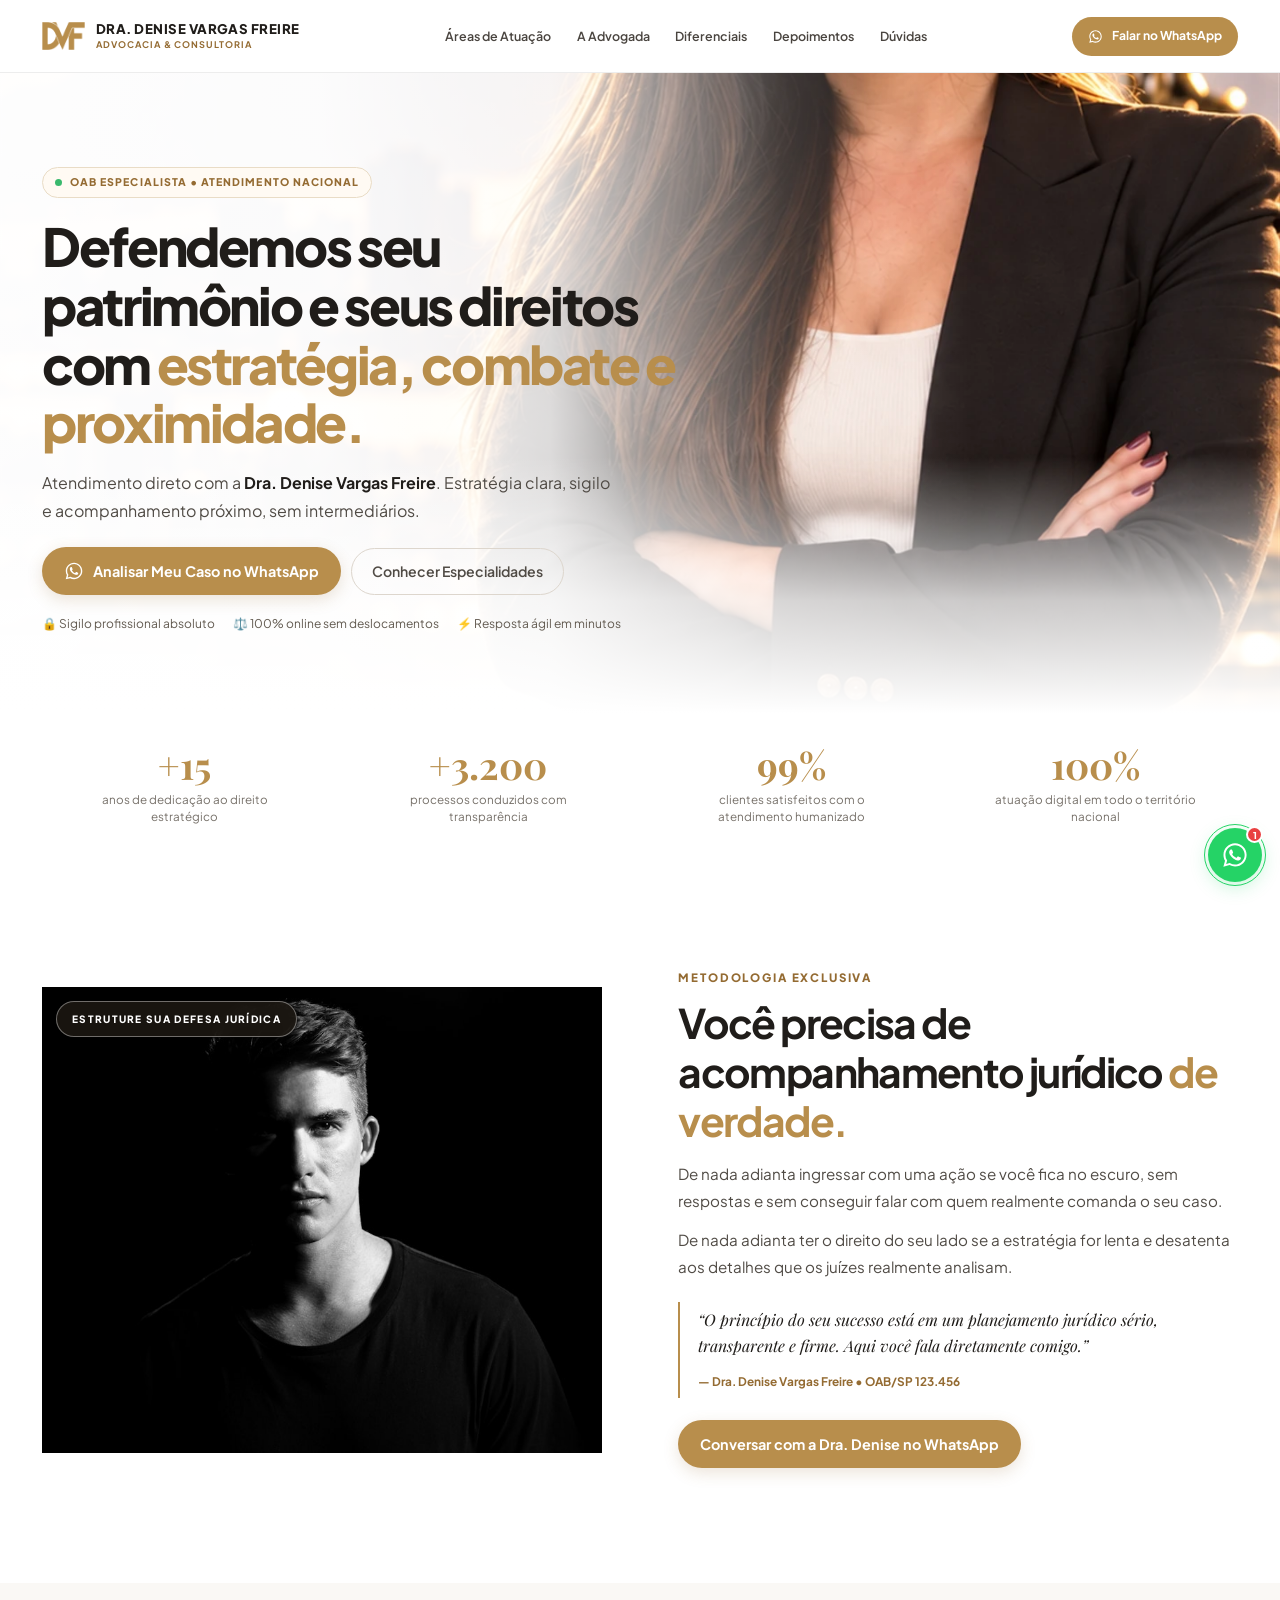
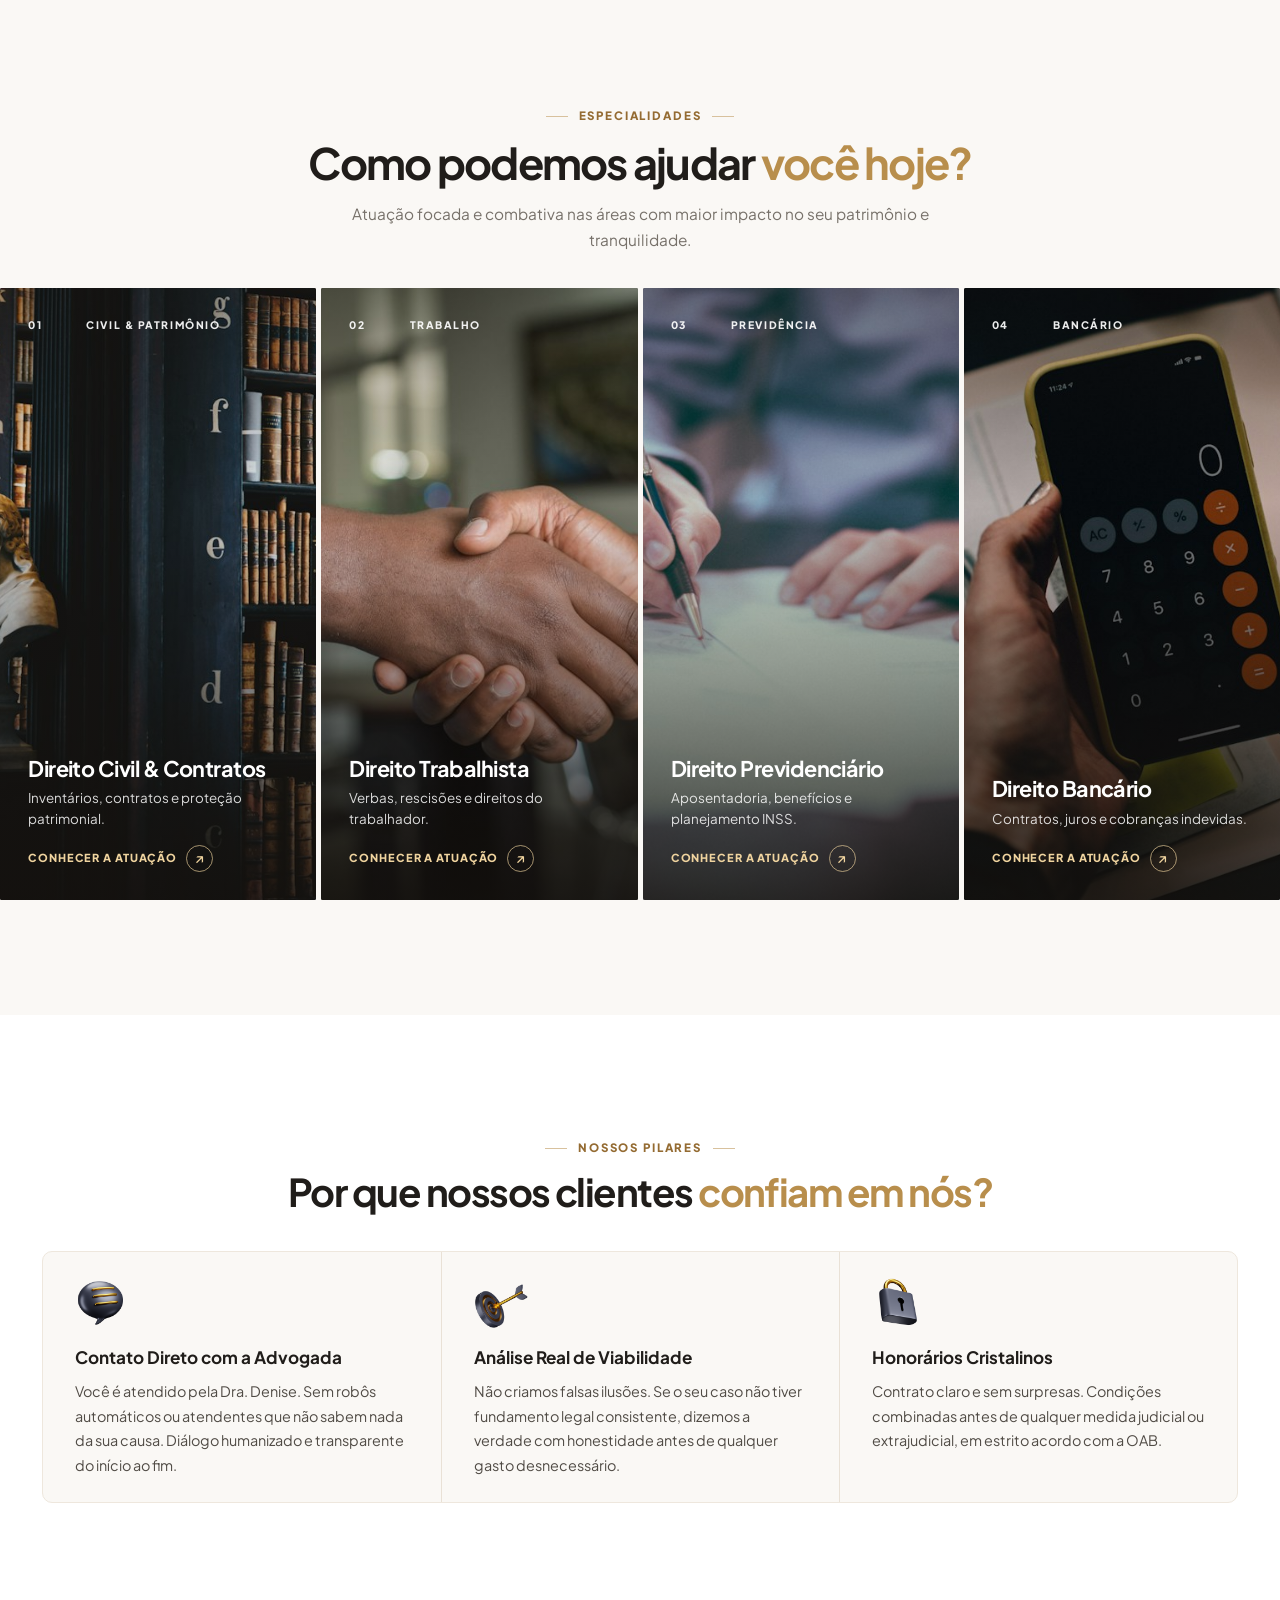
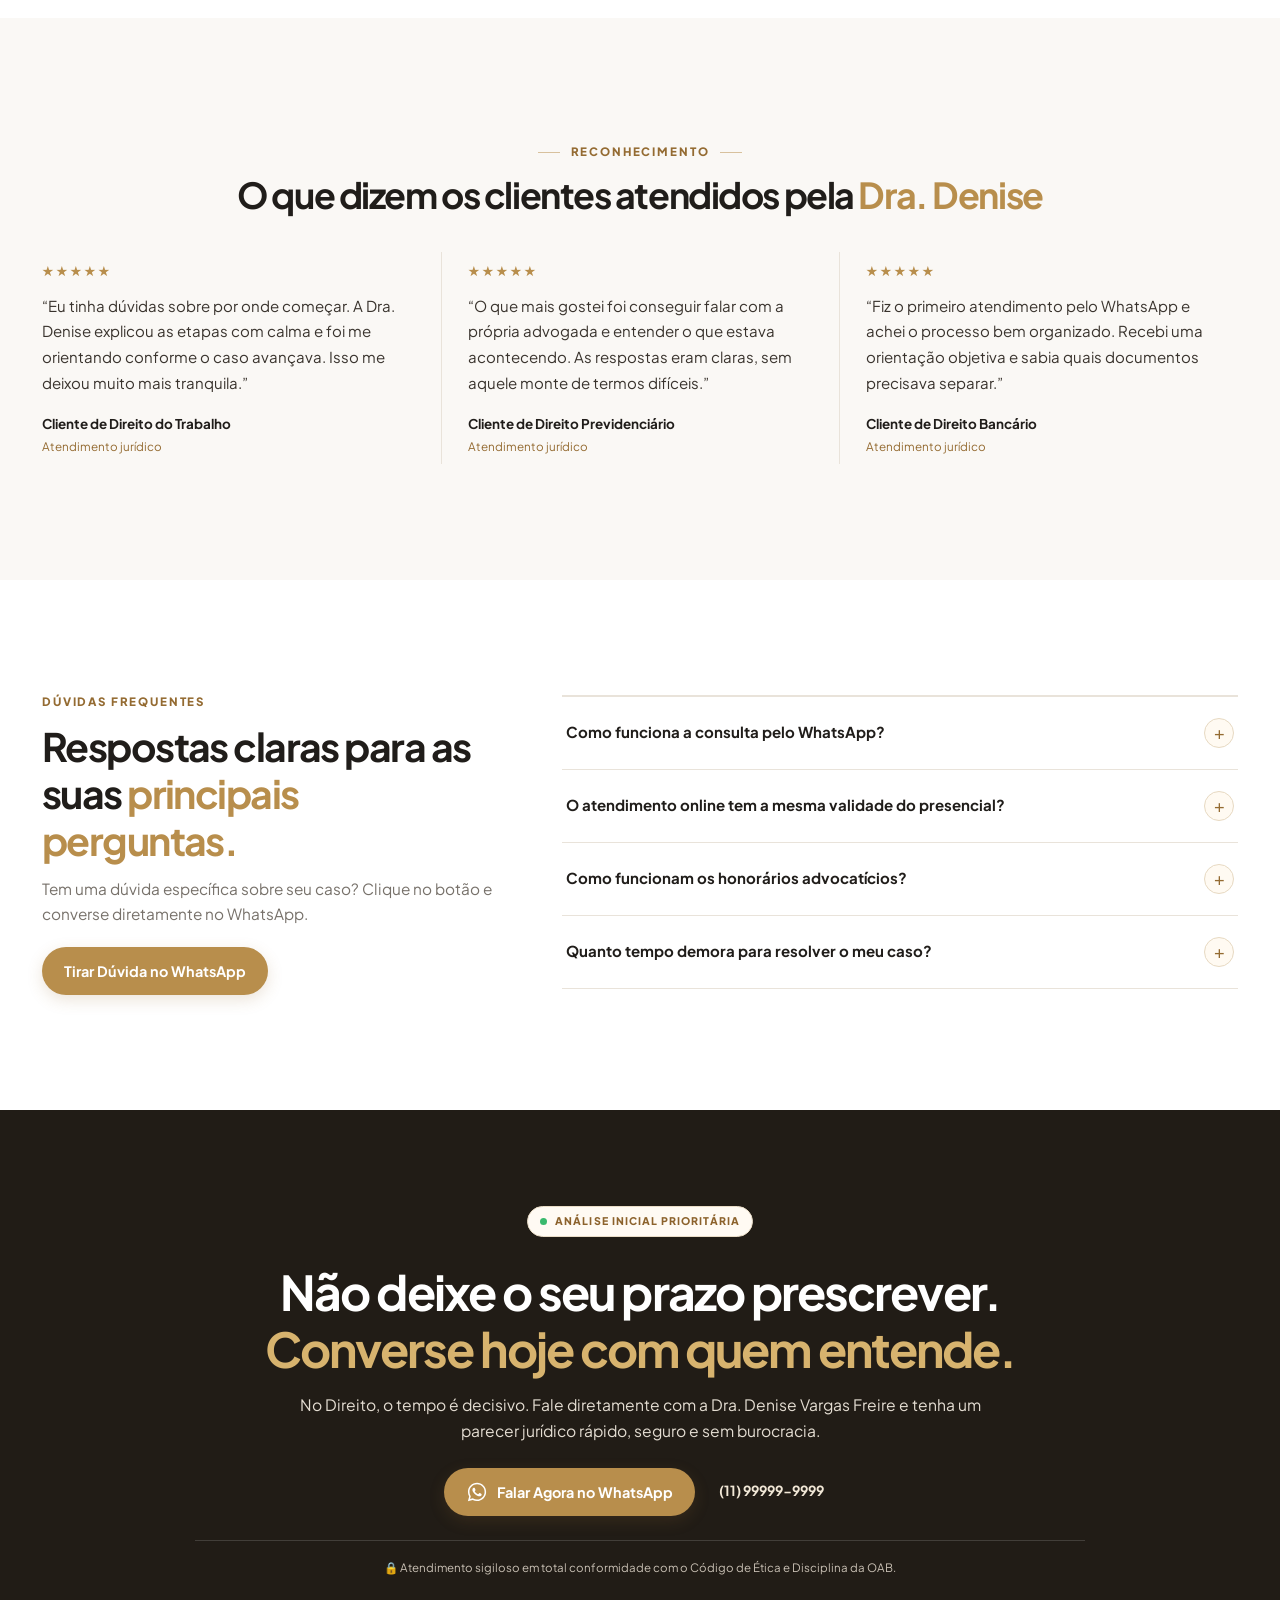
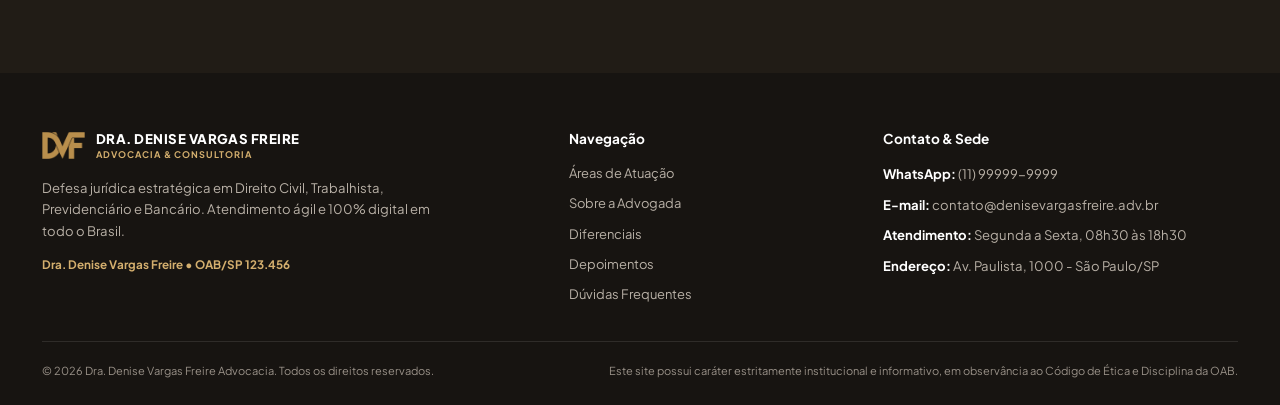
<file: preset-advogado/index.html>
<!DOCTYPE html>
<html lang="pt-BR">
<head>
  <meta charset="UTF-8">
  <meta name="viewport" content="width=device-width, initial-scale=1, viewport-fit=cover">

  <!-- [CONFIG CLIENTE] SEO & Marca -->
  <title>Dra. Denise Vargas Freire | Advocacia & Consultoria Estratégica</title>
  <meta name="description" content="Defesa jurídica estratégica, transparente e resolutiva. Atendimento direto com a advogada especialista para todo o Brasil. Fale no WhatsApp.">
  <meta name="theme-color" content="#120F0C">
  <meta name="robots" content="index, follow">

  <!-- Open Graph -->
  <meta property="og:type" content="website">
  <meta property="og:title" content="Dra. Denise Vargas Freire | Advocacia Estratégica">
  <meta property="og:description" content="Defesa jurídica de alto padrão. Atendimento humanizado direto com a advogada.">
  <meta property="og:locale" content="pt_BR">
  <meta property="og:image" content="assets/img/denise-desktop.webp">

  <!-- Tipografia Editorial: Playfair Display + Plus Jakarta Sans -->
  <link rel="preconnect" href="https://fonts.googleapis.com">
  <link rel="preconnect" href="https://fonts.gstatic.com" crossorigin>
  <link href="https://fonts.googleapis.com/css2?family=Playfair+Display:ital,wght@0,600;0,700;0,800;1,600&family=Plus+Jakarta+Sans:wght@400;500;600;700;800&display=swap" rel="stylesheet">

  <link rel="stylesheet" href="css/style.css">

  <!-- Schema.org LegalService -->
  <script type="application/ld+json">
  {
    "@context": "https://schema.org",
    "@type": "LegalService",
    "name": "Dra. Denise Vargas Freire Advocacia",
    "description": "Advocacia e Consultoria Jurídica Estratégica.",
    "telephone": "+55-11-99999-9999",
    "priceRange": "$$",
    "address": {
      "@type": "PostalAddress",
      "addressLocality": "São Paulo",
      "addressRegion": "SP",
      "addressCountry": "BR"
    }
  }
  </script>
</head>
<body>

  <!-- ========== 1. CABEÇALHO ELEGANTE (TRANSPARENTE NO TOPO, ESCURO/VIDRO NO SCROLL) ========== -->
  <header class="site-header" data-header>
    <div class="container header__inner">
      <a class="brand" href="#topo" aria-label="Início">
        <img src="assets/img/logo-denise-gold.png" alt="DVF Advocacia" class="brand__logo-img">
        <div class="brand__text">
          <b>DRA. DENISE VARGAS FREIRE</b>
          <small>ADVOCACIA & CONSULTORIA</small>
        </div>
      </a>

      <nav class="nav-desktop" aria-label="Navegação Principal">
        <a href="#atuacao">Áreas de Atuação</a>
        <a href="#sobre">A Advogada</a>
        <a href="#diferenciais">Diferenciais</a>
        <a href="#depoimentos">Depoimentos</a>
        <a href="#faq">Dúvidas</a>
      </nav>

      <div class="header__actions">
        <!-- [CONFIG CLIENTE] WhatsApp Header -->
        <a class="btn btn--gold-header" href="https://wa.me/5511999999999?text=Ol%C3%A1%2C%20Dra.%20Denise!%20Acessei%20o%20site%20e%20gostaria%20de%20um%20atendimento%20jur%C3%ADdico." target="_blank" rel="noopener noreferrer">
          <svg width="15" height="15" viewBox="0 0 24 24" fill="currentColor"><path d="M12.04 2C6.58 2 2.13 6.45 2.13 11.91c0 1.75.46 3.45 1.32 4.95L2.05 22l5.25-1.38c1.45.79 3.08 1.21 4.74 1.21 5.46 0 9.91-4.45 9.91-9.91S17.5 2 12.04 2m0 1.67c4.54 0 8.24 3.7 8.24 8.24 0 4.54-3.7 8.24-8.24 8.24-1.48 0-2.93-.39-4.19-1.15l-.3-.17-3.12.82.83-3.04-.2-.32a8.19 8.19 0 0 1-1.26-4.38c0-4.54 3.7-8.24 8.24-8.24M8.53 7.33c-.16 0-.43.06-.66.31-.22.25-.87.86-.87 2.07 0 1.22.89 2.39 1 2.56.14.17 1.76 2.67 4.25 3.73.59.27 1.05.42 1.41.53.59.19 1.13.16 1.56.1.48-.07 1.46-.6 1.67-1.18.21-.58.21-1.07.15-1.18-.07-.1-.23-.16-.48-.27-.25-.14-1.47-.74-1.69-.82-.23-.08-.37-.12-.56.12-.16.25-.64.81-.78.97-.15.17-.29.19-.53.07-.26-.13-1.06-.39-2-1.23-.74-.66-1.23-1.47-1.38-1.72-.12-.24-.01-.39.11-.5.11-.11.27-.29.37-.44.13-.14.17-.25.25-.41.08-.17.04-.31-.02-.43-.06-.11-.56-1.35-.77-1.84-.2-.48-.4-.42-.56-.43-.14 0-.3-.01-.47-.01"/></svg>
          <span>Falar no WhatsApp</span>
        </a>

        <button class="menu-toggle" aria-label="Abrir menu" aria-expanded="false" data-menu-toggle>
          <span></span><span></span><span></span>
        </button>
      </div>
    </div>
  </header>

  <!-- ========== MENU MOBILE ========== -->
  <aside class="mobile-drawer" id="mobile-drawer" aria-hidden="true">
    <div class="mobile-drawer__overlay" data-menu-close></div>
    <div class="mobile-drawer__panel">
      <div class="mobile-drawer__header">
        <img src="assets/img/logo-denise-gold.png" alt="DVF" class="mobile-drawer__logo">
        <button class="mobile-drawer__close" aria-label="Fechar menu" data-menu-close>
          <svg width="24" height="24" viewBox="0 0 24 24" fill="none" stroke="currentColor" stroke-width="2"><path d="M6 6l12 12M18 6L6 18"/></svg>
        </button>
      </div>
      <nav class="mobile-drawer__nav">
        <a href="#atuacao" class="mobile-link">Áreas de Atuação</a>
        <a href="#sobre" class="mobile-link">Sobre a Dra. Denise</a>
        <a href="#diferenciais" class="mobile-link">Nossos Diferenciais</a>
        <a href="#depoimentos" class="mobile-link">Depoimentos</a>
        <a href="#faq" class="mobile-link">Dúvidas Frequentes</a>
        <a href="#contato" class="mobile-link">Contato Direto</a>
      </nav>
      <div class="mobile-drawer__footer">
        <a class="btn btn--gold-cinema btn--full" href="https://wa.me/5511999999999?text=Ol%C3%A1%2C%20Dra.%20Denise!%20Acessei%20o%20site%20e%20gostaria%20de%20atendimento." target="_blank" rel="noopener noreferrer">
          <span>Iniciar Conversa no WhatsApp</span>
        </a>
      </div>
    </div>
  </aside>

  <main id="topo">

    <!-- ========== 2. HERO CINEMATOGRÁFICA (FOTO INTEIRA NO DESKTOP & MOBILE ADAPTADO) ========== -->
    <section class="hero-cinema">
      <!-- Artes específicas do banner: desktop horizontal e mobile vertical -->
      <div class="hero-cinema__backdrop" aria-hidden="true">
        <picture>
          <source media="(max-width: 699px)" srcset="assets/img/denise-mobile.webp" type="image/webp">
          <img src="assets/img/denise-desktop.webp" alt="Dra. Denise Vargas Freire, advogada" class="hero-cinema__img" fetchpriority="high" width="2560" height="1440">
        </picture>
        <div class="hero-cinema__overlay-desktop"></div>
        <div class="hero-cinema__overlay-mobile"></div>
      </div>

      <div class="container hero-cinema__container">
        <div class="hero-cinema__copy reveal">

          <div class="badge-pill">
            <span class="badge-pill__dot"></span>
            <span>OAB ESPECIALISTA &bull; ATENDIMENTO NACIONAL</span>
          </div>

          <h1 class="hero-cinema__title">
            <span class="hero-title-desktop">Defendemos seu patrimônio e seus direitos com <span class="highlight-gold">estratégia, combate e proximidade.</span></span><span class="hero-title-mobile">Seus direitos, protegidos com <span class="highlight-gold">estratégia e proximidade.</span></span>
          </h1>

          <p class="hero-cinema__lead">
            Atendimento direto com a <strong>Dra. Denise Vargas Freire</strong>. Estratégia clara, sigilo e acompanhamento próximo, sem intermediários.
          </p>

          <div class="hero-cinema__cta">
            <a class="btn btn--gold-cinema pulse-gold" href="https://wa.me/5511999999999?text=Ol%C3%A1%2C%20Dra.%20Denise!%20Vim%20pelo%20site%20e%20gostaria%20de%20analisar%20meu%20caso." target="_blank" rel="noopener noreferrer">
              <svg width="20" height="20" viewBox="0 0 24 24" fill="currentColor"><path d="M12.04 2C6.58 2 2.13 6.45 2.13 11.91c0 1.75.46 3.45 1.32 4.95L2.05 22l5.25-1.38c1.45.79 3.08 1.21 4.74 1.21 5.46 0 9.91-4.45 9.91-9.91S17.5 2 12.04 2m0 1.67c4.54 0 8.24 3.7 8.24 8.24 0 4.54-3.7 8.24-8.24 8.24-1.48 0-2.93-.39-4.19-1.15l-.3-.17-3.12.82.83-3.04-.2-.32a8.19 8.19 0 0 1-1.26-4.38c0-4.54 3.7-8.24 8.24-8.24M8.53 7.33c-.16 0-.43.06-.66.31-.22.25-.87.86-.87 2.07 0 1.22.89 2.39 1 2.56.14.17 1.76 2.67 4.25 3.73.59.27 1.05.42 1.41.53.59.19 1.13.16 1.56.1.48-.07 1.46-.6 1.67-1.18.21-.58.21-1.07.15-1.18-.07-.1-.23-.16-.48-.27-.25-.14-1.47-.74-1.69-.82-.23-.08-.37-.12-.56.12-.16.25-.64.81-.78.97-.15.17-.29.19-.53.07-.26-.13-1.06-.39-2-1.23-.74-.66-1.23-1.47-1.38-1.72-.12-.24-.01-.39.11-.5.11-.11.27-.29.37-.44.13-.14.17-.25.25-.41.08-.17.04-.31-.02-.43-.06-.11-.56-1.35-.77-1.84-.2-.48-.4-.42-.56-.43-.14 0-.3-.01-.47-.01"/></svg>
              <span>Analisar Meu Caso no WhatsApp</span>
            </a>
            <a class="btn-ghost-cinema" href="#atuacao">
              <span>Conhecer Especialidades</span>
            </a>
          </div>

          <div class="hero-cinema__trust">
            <span>🔒 Sigilo profissional absoluto</span>
            <span>⚖️ 100% online sem deslocamentos</span>
            <span>⚡ Resposta ágil em minutos</span>
          </div>

        </div>
      </div>
    </section>

    <!-- Transição Suave da Hero para o Fundo Branco -->
    <div class="hero-seam" aria-hidden="true"></div>

    <!-- ========== 3. FAIXA DE MÉTRICAS (FUNDO BRANCO/CRISTALINO) ========== -->
    <section class="section-stats-clean" aria-label="Credenciais">
      <div class="container stats-clean__grid">
        <div class="stat-clean-item reveal">
          <b class="stat-clean-val">+15</b>
          <span class="stat-clean-lbl">anos de dedicação ao direito estratégico</span>
        </div>
        <div class="stat-clean-item reveal" style="--d:0.1s">
          <b class="stat-clean-val">+3.200</b>
          <span class="stat-clean-lbl">processos conduzidos com transparência</span>
        </div>
        <div class="stat-clean-item reveal" style="--d:0.2s">
          <b class="stat-clean-val">99%</b>
          <span class="stat-clean-lbl">clientes satisfeitos com o atendimento humanizado</span>
        </div>
        <div class="stat-clean-item reveal" style="--d:0.3s">
          <b class="stat-clean-val">100%</b>
          <span class="stat-clean-lbl">atuação digital em todo o território nacional</span>
        </div>
      </div>
    </section>

    <!-- ========== 4. BLOCO EDITORIAL (COM O CARD DA TÊMIS QUE O CLIENTE GOSTOU) ========== -->
    <section class="section section-editorial-white" id="sobre">
      <div class="container">

        <div class="editorial-white-grid reveal">

          <!-- Card de Imagem da Deusa da Justiça com Badge Flutuante -->
          <div class="editorial-image-frame">
            <img src="assets/img/legal-court.jpg" alt="Estruture sua defesa jurídica" class="editorial-frame-img">
            <div class="editorial-floating-pill">
              <span>ESTRUTURE SUA DEFESA JURÍDICA</span>
            </div>
          </div>

          <!-- Texto Editorial Sem Caixas Extras -->
          <div class="editorial-white-text">
            <span class="eyebrow-gold">METODOLOGIA EXCLUSIVA</span>
            <h2 class="editorial-title">Você precisa de acompanhamento jurídico <span class="highlight-gold">de verdade.</span></h2>

            <p class="editorial-lead-p">
              De nada adianta ingressar com uma ação se você fica no escuro, sem respostas e sem conseguir falar com quem realmente comanda o seu caso.
            </p>
            <p class="editorial-lead-p">
              De nada adianta ter o direito do seu lado se a estratégia for lenta e desatenta aos detalhes que os juízes realmente analisam.
            </p>

            <div class="quote-strip">
              <p>“O princípio do seu sucesso está em um planejamento jurídico sério, transparente e firme. Aqui você fala diretamente comigo.”</p>
              <cite>— Dra. Denise Vargas Freire &bull; OAB/SP 123.456</cite>
            </div>

            <div class="editorial-action">
              <a class="btn btn--gold-cinema" href="https://wa.me/5511999999999?text=Ol%C3%A1%2C%20Dra.%20Denise!%20Gostaria%20de%20conversar%20sobre%20meu%20caso." target="_blank" rel="noopener noreferrer">
                <span>Conversar com a Dra. Denise no WhatsApp</span>
              </a>
            </div>
          </div>

        </div>

      </div>
    </section>

    <!-- ========== 5. ÁREAS DE ATUAÇÃO (SEM QUADRADOS! LISTA EDITORIAL FLUIDA) ========== -->
    <section class="section section-areas-clean" id="atuacao">
      <div class="container">

        <div class="clean-section-head reveal">
          <span class="eyebrow-gold">ESPECIALIDADES</span>
          <h2 class="clean-title">Como podemos ajudar <span class="highlight-gold">você hoje?</span></h2>
          <p class="clean-sub">Atuação focada e combativa nas áreas com maior impacto no seu patrimônio e tranquilidade.</p>
        </div>

        <!-- Painéis fotográficos inspirados na referência visual enviada -->
        <div class="practice-gallery">
          <a class="practice-tile practice-tile--civil reveal" href="https://wa.me/5511999999999?text=Ol%C3%A1%2C%20gostaria%20de%20atendimento%20em%20Direito%20Civil." target="_blank" rel="noopener noreferrer">
            <img class="practice-tile__image" src="assets/img/legal-library.jpg" alt="Biblioteca de livros jurídicos" loading="lazy" decoding="async">
            <span class="practice-tile__number">01 <i></i> CIVIL & PATRIMÔNIO</span>
            <span class="practice-tile__copy"><strong>Direito Civil & Contratos</strong><small>Inventários, contratos e proteção patrimonial.</small><em>Conhecer a atuação <b aria-hidden="true">↗</b></em></span>
          </a>
          <a class="practice-tile practice-tile--labor reveal" href="https://wa.me/5511999999999?text=Ol%C3%A1%2C%20gostaria%20de%20atendimento%20em%20Direito%20Trabalhista." target="_blank" rel="noopener noreferrer">
            <img class="practice-tile__image" src="assets/img/handshake-trust.jpg" alt="Aperto de mãos em reunião profissional" loading="lazy" decoding="async">
            <span class="practice-tile__number">02 <i></i> TRABALHO</span>
            <span class="practice-tile__copy"><strong>Direito Trabalhista</strong><small>Verbas, rescisões e direitos do trabalhador.</small><em>Conhecer a atuação <b aria-hidden="true">↗</b></em></span>
          </a>
          <a class="practice-tile practice-tile--social reveal" href="https://wa.me/5511999999999?text=Ol%C3%A1%2C%20gostaria%20de%20atendimento%20em%20Direito%20Previdenci%C3%A1rio." target="_blank" rel="noopener noreferrer">
            <img class="practice-tile__image" src="assets/img/legal-contracts.jpg" alt="Assinatura de um documento" loading="lazy" decoding="async">
            <span class="practice-tile__number">03 <i></i> PREVIDÊNCIA</span>
            <span class="practice-tile__copy"><strong>Direito Previdenciário</strong><small>Aposentadoria, benefícios e planejamento INSS.</small><em>Conhecer a atuação <b aria-hidden="true">↗</b></em></span>
          </a>
          <a class="practice-tile practice-tile--bank reveal" href="https://wa.me/5511999999999?text=Ol%C3%A1%2C%20gostaria%20de%20atendimento%20em%20Direito%20Banc%C3%A1rio." target="_blank" rel="noopener noreferrer">
            <img class="practice-tile__image" src="assets/img/legal-finance.jpg" alt="Celular com calculadora sobre documentos" loading="lazy" decoding="async">
            <span class="practice-tile__number">04 <i></i> BANCÁRIO</span>
            <span class="practice-tile__copy"><strong>Direito Bancário</strong><small>Contratos, juros e cobranças indevidas.</small><em>Conhecer a atuação <b aria-hidden="true">↗</b></em></span>
          </a>
        </div>

      </div>
    </section>

    <!-- ========== 6. DIFERENCIAIS (COLUNAS ABERTAS E AREJADAS - SEM CAIXAS) ========== -->
    <section class="section section-pillars-open" id="diferenciais">
      <div class="container">

        <div class="clean-section-head reveal">
          <span class="eyebrow-gold">NOSSOS PILARES</span>
          <h2 class="clean-title">Por que nossos clientes <span class="highlight-gold">confiam em nós?</span></h2>
        </div>

        <!-- 3 Colunas Abertas Diretamente na Página (Sem quadrados!) -->
        <div class="pillars-open-grid">

          <div class="pillar-column reveal">
            <div class="pillar-3d-wrap float-3d-1">
              <img src="assets/img/chat-text-dynamic-premium.png" alt="Contato Direto 3D" class="icon-3d-pillar">
            </div>
            <h3>Contato Direto com a Advogada</h3>
            <p>Você é atendido pela Dra. Denise. Sem robôs automáticos ou atendentes que não sabem nada da sua causa. Diálogo humanizado e transparente do início ao fim.</p>
          </div>

          <div class="pillar-column reveal" style="--d:0.1s">
            <div class="pillar-3d-wrap float-3d-2">
              <img src="assets/img/target-dynamic-premium.png" alt="Viabilidade Real 3D" class="icon-3d-pillar">
            </div>
            <h3>Análise Real de Viabilidade</h3>
            <p>Não criamos falsas ilusões. Se o seu caso não tiver fundamento legal consistente, dizemos a verdade com honestidade antes de qualquer gasto desnecessário.</p>
          </div>

          <div class="pillar-column reveal" style="--d:0.2s">
            <div class="pillar-3d-wrap float-3d-3">
              <img src="assets/img/lock-dynamic-premium.png" alt="Transparência 3D" class="icon-3d-pillar">
            </div>
            <h3>Honorários Cristalinos</h3>
            <p>Contrato claro e sem surpresas. Condições combinadas antes de qualquer medida judicial ou extrajudicial, em estrito acordo com a OAB.</p>
          </div>

        </div>

      </div>
    </section>

    <!-- ========== 7. DEPOIMENTOS (EDITORIAL ABERTO - SEM QUADRADOS) ========== -->
    <section class="section section-quotes-open" id="depoimentos">
      <div class="container">

        <div class="clean-section-head reveal">
          <span class="eyebrow-gold">RECONHECIMENTO</span>
          <h2 class="clean-title">O que dizem os clientes atendidos pela <span class="highlight-gold">Dra. Denise</span></h2>
        </div>

        <!-- [TROCAR] Substituir pelos depoimentos reais autorizados pela cliente -->
        <div class="quotes-open-grid">

          <div class="quote-open-item reveal">
            <div class="quote-stars">★★★★★</div>
            <p class="quote-text">
              “Eu tinha dúvidas sobre por onde começar. A Dra. Denise explicou as etapas com calma e foi me orientando conforme o caso avançava. Isso me deixou muito mais tranquila.”
            </p>
            <div class="quote-author-info">
              <b>Cliente de Direito do Trabalho</b>
              <small>Atendimento jurídico</small>
            </div>
          </div>

          <div class="quote-open-item reveal" style="--d:0.1s">
            <div class="quote-stars">★★★★★</div>
            <p class="quote-text">
              “O que mais gostei foi conseguir falar com a própria advogada e entender o que estava acontecendo. As respostas eram claras, sem aquele monte de termos difíceis.”
            </p>
            <div class="quote-author-info">
              <b>Cliente de Direito Previdenciário</b>
              <small>Atendimento jurídico</small>
            </div>
          </div>

          <div class="quote-open-item reveal" style="--d:0.2s">
            <div class="quote-stars">★★★★★</div>
            <p class="quote-text">
              “Fiz o primeiro atendimento pelo WhatsApp e achei o processo bem organizado. Recebi uma orientação objetiva e sabia quais documentos precisava separar.”
            </p>
            <div class="quote-author-info">
              <b>Cliente de Direito Bancário</b>
              <small>Atendimento jurídico</small>
            </div>
          </div>

        </div>

      </div>
    </section>

    <!-- ========== 8. FAQ ACCORDION CLEAN COM LINHAS SUTIS ========== -->
    <section class="section section-faq-clean" id="faq">
      <div class="container faq-split-layout">

        <div class="faq-split-left reveal">
          <span class="eyebrow-gold">DÚVIDAS FREQUENTES</span>
          <h2 class="clean-title">Respostas claras para as suas <span class="highlight-gold">principais perguntas.</span></h2>
          <p class="clean-sub">Tem uma dúvida específica sobre seu caso? Clique no botão e converse diretamente no WhatsApp.</p>
          <a class="btn btn--gold-cinema" href="https://wa.me/5511999999999?text=Ol%C3%A1%2C%20tenho%20uma%20d%C3%BAvida%20sobre%20meu%20caso." target="_blank" rel="noopener noreferrer">
            <span>Tirar Dúvida no WhatsApp</span>
          </a>
        </div>

        <div class="faq-split-accordion">

          <div class="faq-line-item reveal">
            <button class="faq-line-trigger" aria-expanded="false">
              <span>Como funciona a consulta pelo WhatsApp?</span>
              <span class="faq-line-icon">&plus;</span>
            </button>
            <div class="faq-line-body" hidden>
              <p>Você entra em contato pelo botão, relata brevemente a sua dúvida e nos envia os documentos por foto ou PDF. A Dra. Denise analisa a viabilidade com sigilo absoluto e orienta sobre o melhor caminho jurídico.</p>
            </div>
          </div>

          <div class="faq-line-item reveal" style="--d:0.05s">
            <button class="faq-line-trigger" aria-expanded="false">
              <span>O atendimento online tem a mesma validade do presencial?</span>
              <span class="faq-line-icon">&plus;</span>
            </button>
            <div class="faq-line-body" hidden>
              <p>Sim! Os processos judiciais no Brasil são 100% eletrônicos. Contratos de honorários e procurações são assinados com certificado digital pelo celular, com plena validade jurídica pela Lei 14.063/20.</p>
            </div>
          </div>

          <div class="faq-line-item reveal" style="--d:0.1s">
            <button class="faq-line-trigger" aria-expanded="false">
              <span>Como funcionam os honorários advocatícios?</span>
              <span class="faq-line-icon">&plus;</span>
            </button>
            <div class="faq-line-body" hidden>
              <p>Trabalhamos de acordo com a Tabela da OAB. Em causas trabalhistas e certas previdenciárias, os honorários costumam ser combinados no êxito (você paga apenas quando receber). Em outras causas, oferecemos parcelamento facilitado.</p>
            </div>
          </div>

          <div class="faq-line-item reveal" style="--d:0.15s">
            <button class="faq-line-trigger" aria-expanded="false">
              <span>Quanto tempo demora para resolver o meu caso?</span>
              <span class="faq-line-icon">&plus;</span>
            </button>
            <div class="faq-line-body" hidden>
              <p>O prazo varia de acordo com a área e a vara do tribunal. Medidas de urgência (liminares) costumam ser analisadas em dias. Na primeira consulta, fornecemos uma estimativa realista baseada no histórico da sua região.</p>
            </div>
          </div>

        </div>

      </div>
    </section>

    <!-- ========== 9. CTA FINAL IMERSIVO (FAIXA COMPLETA DE 100% DE LARGURA - SEM CAIXINHA PERDIDA) ========== -->
    <section class="section-closing-band" id="contato">
      <div class="container closing-band__inner reveal">
        <div class="badge-pill">
          <span class="badge-pill__dot"></span>
          <span>ANÁLISE INICIAL PRIORITÁRIA</span>
        </div>

        <h2 class="closing-band__title">
          Não deixe o seu prazo prescrever. <span class="highlight-gold">Converse hoje com quem entende.</span>
        </h2>

        <p class="closing-band__lead">
          No Direito, o tempo é decisivo. Fale diretamente com a Dra. Denise Vargas Freire e tenha um parecer jurídico rápido, seguro e sem burocracia.
        </p>

        <div class="closing-band__actions">
          <a class="btn btn--gold-cinema pulse-gold" href="https://wa.me/5511999999999?text=Ol%C3%A1%2C%20Dra.%20Denise!%20Gostaria%20de%20iniciar%20uma%20consulta." target="_blank" rel="noopener noreferrer">
            <svg width="22" height="22" viewBox="0 0 24 24" fill="currentColor"><path d="M12.04 2C6.58 2 2.13 6.45 2.13 11.91c0 1.75.46 3.45 1.32 4.95L2.05 22l5.25-1.38c1.45.79 3.08 1.21 4.74 1.21 5.46 0 9.91-4.45 9.91-9.91S17.5 2 12.04 2m0 1.67c4.54 0 8.24 3.7 8.24 8.24 0 4.54-3.7 8.24-8.24 8.24-1.48 0-2.93-.39-4.19-1.15l-.3-.17-3.12.82.83-3.04-.2-.32a8.19 8.19 0 0 1-1.26-4.38c0-4.54 3.7-8.24 8.24-8.24M8.53 7.33c-.16 0-.43.06-.66.31-.22.25-.87.86-.87 2.07 0 1.22.89 2.39 1 2.56.14.17 1.76 2.67 4.25 3.73.59.27 1.05.42 1.41.53.59.19 1.13.16 1.56.1.48-.07 1.46-.6 1.67-1.18.21-.58.21-1.07.15-1.18-.07-.1-.23-.16-.48-.27-.25-.14-1.47-.74-1.69-.82-.23-.08-.37-.12-.56.12-.16.25-.64.81-.78.97-.15.17-.29.19-.53.07-.26-.13-1.06-.39-2-1.23-.74-.66-1.23-1.47-1.38-1.72-.12-.24-.01-.39.11-.5.11-.11.27-.29.37-.44.13-.14.17-.25.25-.41.08-.17.04-.31-.02-.43-.06-.11-.56-1.35-.77-1.84-.2-.48-.4-.42-.56-.43-.14 0-.3-.01-.47-.01"/></svg>
            <span>Falar Agora no WhatsApp</span>
          </a>
          <a class="closing-phone" href="tel:+5511999999999">
            <span>(11) 99999-9999</span>
          </a>
        </div>

        <span class="closing-compliance">
          🔒 Atendimento sigiloso em total conformidade com o Código de Ética e Disciplina da OAB.
        </span>
      </div>
    </section>

  </main>

  <!-- ========== 10. RODAPÉ INSTITUCIONAL (PRETO & DOURADO) ========== -->
  <footer class="site-footer">
    <div class="container footer-grid">

      <div class="footer-col-main">
        <div class="brand">
          <img src="assets/img/logo-denise-gold.png" alt="DVF" class="brand__logo-img">
          <div class="brand__text">
            <b>DRA. DENISE VARGAS FREIRE</b>
            <small>ADVOCACIA & CONSULTORIA</small>
          </div>
        </div>
        <p class="footer-desc">
          Defesa jurídica estratégica em Direito Civil, Trabalhista, Previdenciário e Bancário. Atendimento ágil e 100% digital em todo o Brasil.
        </p>
        <span class="footer-oab">Dra. Denise Vargas Freire &bull; OAB/SP 123.456</span>
      </div>

      <div class="footer-col-nav">
        <h4>Navegação</h4>
        <a href="#atuacao">Áreas de Atuação</a>
        <a href="#sobre">Sobre a Advogada</a>
        <a href="#diferenciais">Diferenciais</a>
        <a href="#depoimentos">Depoimentos</a>
        <a href="#faq">Dúvidas Frequentes</a>
      </div>

      <div class="footer-col-contact">
        <h4>Contato & Sede</h4>
        <p><b>WhatsApp:</b> (11) 99999-9999</p>
        <p><b>E-mail:</b> contato@denisevargasfreire.adv.br</p>
        <p><b>Atendimento:</b> Segunda a Sexta, 08h30 às 18h30</p>
        <p><b>Endereço:</b> Av. Paulista, 1000 - São Paulo/SP</p>
      </div>

    </div>

    <div class="container footer-bottom">
      <p>&copy; <span id="year">2026</span> Dra. Denise Vargas Freire Advocacia. Todos os direitos reservados.</p>
      <p class="footer-oab-disclaimer">Este site possui caráter estritamente institucional e informativo, em observância ao Código de Ética e Disciplina da OAB.</p>
    </div>
  </footer>

  <!-- ========== 11. BOTÃO WHATSAPP FLUTUANTE (MÁXIMA CONVERSÃO) ========== -->
  <a class="floating-whatsapp" href="https://wa.me/5511999999999?text=Ol%C3%A1%2C%20Dra.%20Denise!%20Vim%20pelo%20site%20e%20gostaria%20de%20uma%20consulta." target="_blank" rel="noopener noreferrer" aria-label="Falar no WhatsApp">
    <div class="floating-whatsapp__pulse"></div>
    <div class="floating-whatsapp__badge">1</div>
    <div class="floating-whatsapp__tooltip">Fale com a Dra. Denise</div>
    <svg viewBox="0 0 24 24" fill="currentColor" width="28" height="28">
      <path d="M12.04 2C6.58 2 2.13 6.45 2.13 11.91c0 1.75.46 3.45 1.32 4.95L2.05 22l5.25-1.38c1.45.79 3.08 1.21 4.74 1.21 5.46 0 9.91-4.45 9.91-9.91S17.5 2 12.04 2m0 1.67c4.54 0 8.24 3.7 8.24 8.24 0 4.54-3.7 8.24-8.24 8.24-1.48 0-2.93-.39-4.19-1.15l-.3-.17-3.12.82.83-3.04-.2-.32a8.19 8.19 0 0 1-1.26-4.38c0-4.54 3.7-8.24 8.24-8.24M8.53 7.33c-.16 0-.43.06-.66.31-.22.25-.87.86-.87 2.07 0 1.22.89 2.39 1 2.56.14.17 1.76 2.67 4.25 3.73.59.27 1.05.42 1.41.53.59.19 1.13.16 1.56.1.48-.07 1.46-.6 1.67-1.18.21-.58.21-1.07.15-1.18-.07-.1-.23-.16-.48-.27-.25-.14-1.47-.74-1.69-.82-.23-.08-.37-.12-.56.12-.16.25-.64.81-.78.97-.15.17-.29.19-.53.07-.26-.13-1.06-.39-2-1.23-.74-.66-1.23-1.47-1.38-1.72-.12-.24-.01-.39.11-.5.11-.11.27-.29.37-.44.13-.14.17-.25.25-.41.08-.17.04-.31-.02-.43-.06-.11-.56-1.35-.77-1.84-.2-.48-.4-.42-.56-.43-.14 0-.3-.01-.47-.01"/>
    </svg>
  </a>

  <script src="js/main.js" defer></script>
</body>
</html>
</file>
<file: preset-advogado/css/style.css>
/* Denise Silva — landing page editorial, mobile-first */
:root {
  --paper: #fff;
  --warm: #faf8f5;
  --ink: #201d1a;
  --body: #504b45;
  --muted: #77716a;
  --gold: #b88e4c;
  --gold-deep: #946b32;
  --line: #e9e3da;
  --serif: "Playfair Display", Georgia, serif;
  --sans: "Plus Jakarta Sans", Arial, sans-serif;
  --max: 1200px;
  --pad: clamp(20px, 4vw, 42px);
  --section: clamp(70px, 9vw, 120px);
}

*, *::before, *::after { box-sizing: border-box; }
html { scroll-behavior: smooth; }
body { margin: 0; color: var(--ink); background: var(--paper); font: 400 16px/1.65 var(--sans); -webkit-font-smoothing: antialiased; }
body, button, a { font-family: var(--sans); }
img, svg { display: block; max-width: 100%; }
a { color: inherit; text-decoration: none; }
button { font: inherit; }
.container { width: min(100% - 2 * var(--pad), var(--max)); margin-inline: auto; }
.highlight-gold { color: var(--gold); }
.eyebrow-gold { display: block; margin-bottom: 13px; color: var(--gold-deep); font-size: .72rem; line-height: 1.3; font-weight: 800; letter-spacing: .16em; text-transform: uppercase; }
.section { padding-block: var(--section); }

/* Header: restrained and light; no floating glass treatment */
.site-header { position: sticky; top: 0; z-index: 50; background: rgba(255,255,255,.97); border-bottom: 1px solid rgba(32,29,26,.08); transition: box-shadow .2s ease; }
.site-header.is-scrolled { box-shadow: 0 4px 18px rgba(32,29,26,.06); }
.header__inner { min-height: 72px; display: flex; align-items: center; justify-content: space-between; gap: 20px; }
.brand { display: inline-flex; align-items: center; gap: 11px; min-width: 0; }
.brand__logo-img { width: 43px; height: 36px; object-fit: contain; }
.brand__text { display: flex; flex-direction: column; line-height: 1.18; }
.brand__text b { color: var(--ink); font-size: .83rem; font-weight: 800; letter-spacing: .035em; }
.brand__text small { margin-top: 3px; color: var(--gold-deep); font-size: .57rem; font-weight: 700; letter-spacing: .105em; }
.nav-desktop { display: none; align-items: center; gap: clamp(16px, 2vw, 29px); }
.nav-desktop a { color: #49443f; font-size: .78rem; font-weight: 600; white-space: nowrap; }
.nav-desktop a:hover { color: var(--gold-deep); }
.header__actions { display: flex; align-items: center; gap: 10px; }
.btn { display: inline-flex; min-height: 48px; align-items: center; justify-content: center; gap: 9px; border: 0; border-radius: 999px; padding: 12px 22px; font-size: .9rem; font-weight: 700; line-height: 1.25; text-align: center; transition: transform .2s ease, background .2s ease, box-shadow .2s ease; }
.btn:hover { transform: translateY(-2px); }
.btn--gold-header { min-height: 39px; padding: 9px 16px; color: #fff; background: var(--gold); font-size: .76rem; }
.btn--gold-header:hover, .btn--gold:hover, .btn--gold-cinema:hover { background: #a77d40; box-shadow: 0 7px 20px rgba(148,107,50,.2); }
.btn--gold, .btn--gold-cinema { color: #fff; background: var(--gold); box-shadow: 0 5px 16px rgba(148,107,50,.18); }
.btn--lg { min-height: 54px; padding-inline: 24px; font-size: .91rem; }
.btn--full { width: 100%; }
.menu-toggle { width: 40px; height: 40px; display: flex; flex-direction: column; align-items: center; justify-content: center; gap: 5px; border: 1px solid var(--line); border-radius: 7px; background: #fff; }
.menu-toggle span { width: 18px; height: 1.5px; background: var(--ink); }

/* Mobile navigation */
.mobile-drawer { position: fixed; inset: 0; z-index: 100; visibility: hidden; transition: visibility .25s; }
.mobile-drawer.is-open { visibility: visible; }
.mobile-drawer__overlay { position: absolute; inset: 0; background: rgba(18,15,12,.45); opacity: 0; transition: opacity .25s; }
.mobile-drawer.is-open .mobile-drawer__overlay { opacity: 1; }
.mobile-drawer__panel { position: absolute; inset: 0 0 0 auto; width: min(86vw, 360px); display: flex; flex-direction: column; padding: 22px; background: #fff; transform: translateX(100%); transition: transform .28s ease; }
.mobile-drawer.is-open .mobile-drawer__panel { transform: translateX(0); }
.mobile-drawer__header { display: flex; align-items: center; justify-content: space-between; padding-bottom: 20px; border-bottom: 1px solid var(--line); }
.mobile-drawer__logo { width: 44px; height: 38px; object-fit: contain; }
.mobile-drawer__close { padding: 8px; color: var(--ink); background: transparent; }
.mobile-drawer__nav { display: flex; flex-direction: column; margin-top: 20px; }
.mobile-link { padding: 14px 2px; border-bottom: 1px solid #f0ede9; font-size: .96rem; font-weight: 600; }
.mobile-link:hover { color: var(--gold-deep); }
.mobile-drawer__footer { margin-top: auto; padding-top: 20px; }

/* HERO — full-bleed artwork on desktop; complete mobile artwork above copy */
.hero-cinema { position: relative; isolation: isolate; display: flex; flex-direction: column; overflow: hidden; background: #fff; }
.hero-cinema__backdrop { position: relative; z-index: -1; width: 100%; }
.hero-cinema__backdrop picture { display: block; width: 100%; }
.hero-cinema__img { width: 100%; height: auto; object-fit: contain; }
.hero-cinema__overlay-desktop, .hero-cinema__overlay-mobile { display: none; }
.hero-cinema__container { position: relative; z-index: 1; order: 1; margin-top: -1px; padding-top: 30px; padding-bottom: 28px; }
.hero-cinema__copy { max-width: 670px; }
.badge-pill { display: inline-flex; align-items: center; gap: 8px; max-width: 100%; margin-bottom: 19px; padding: 7px 12px; border: 1px solid #e9dcc6; border-radius: 999px; color: var(--gold-deep); background: #fffaf3; font-size: .66rem; font-weight: 800; letter-spacing: .1em; line-height: 1.4; }
.badge-pill__dot { width: 7px; height: 7px; flex: 0 0 7px; border-radius: 50%; background: #39b96d; }
.hero-cinema__title { max-width: 680px; margin: 0 0 17px; color: var(--ink); font-size: clamp(2.15rem, 8.5vw, 3.35rem); font-weight: 800; line-height: 1.12; letter-spacing: -.045em; }
.hero-title-mobile { display: none; }
.hero-cinema__title .highlight-gold { color: var(--gold); }
.hero-cinema__lead { max-width: 590px; margin: 0 0 23px; color: var(--body); font-size: 1rem; line-height: 1.72; }
.hero-cinema__lead strong { color: var(--ink); }
.hero-cinema__cta { display: flex; flex-direction: column; align-items: stretch; gap: 10px; }
.btn-ghost-cinema { display: inline-flex; min-height: 47px; align-items: center; justify-content: center; padding: 11px 20px; border: 1px solid #ddd6cd; border-radius: 999px; color: var(--body); font-size: .88rem; font-weight: 600; }
.btn-ghost-cinema:hover { color: var(--gold-deep); border-color: var(--gold); }
.hero-cinema__trust { display: flex; flex-wrap: wrap; gap: 8px 18px; margin-top: 19px; color: #625a50; font-size: .75rem; }
.hero-cinema__trust span { white-space: nowrap; }
.hero-seam { display: none; }

/* Statistics strip: no individual cards */
.section-stats-clean { padding: 30px 0; background: #fff; border: 0; }
.stats-clean__grid { display: grid; grid-template-columns: repeat(2, minmax(0,1fr)); gap: 24px 18px; }
.stat-clean-item { text-align: center; }
.stat-clean-val { display: block; color: var(--gold); font: 700 clamp(1.65rem, 6vw, 2.35rem)/1.15 var(--serif); }
.stat-clean-lbl { display: block; max-width: 210px; margin: 6px auto 0; color: var(--muted); font-size: .73rem; line-height: 1.45; }

/* One featured editorial image + prose, not nested boxes */
.section-editorial-white { background: #fff; }
.editorial-white-grid { display: grid; align-items: center; gap: 34px; }
.editorial-image-frame { position: relative; overflow: hidden; }
.editorial-frame-img { width: 100%; aspect-ratio: 1.2; object-fit: cover; display: block; }
.editorial-floating-pill { position: absolute; top: 14px; left: 14px; padding: 9px 15px; border: 1px solid rgba(255,255,255,.38); border-radius: 999px; color: #fff; background: rgba(36,30,23,.68); backdrop-filter: blur(8px); font-size: .63rem; font-weight: 800; letter-spacing: .13em; }
.editorial-title { margin: 0 0 15px; color: var(--ink); font-size: clamp(1.8rem, 7vw, 2.55rem); line-height: 1.2; letter-spacing: -.04em; }
.editorial-lead-p { margin: 0 0 13px; color: var(--body); font-size: .95rem; line-height: 1.75; }
.quote-strip { margin: 22px 0; padding: 5px 0 5px 18px; border-left: 2px solid var(--gold); }
.quote-strip p { margin: 0 0 8px; color: var(--ink); font: italic 1rem/1.6 var(--serif); }
.quote-strip cite { color: var(--gold-deep); font-size: .74rem; font-style: normal; font-weight: 700; }

/* Practice areas: open editorial rows with fine rules, no tile grid */
.section-areas-clean { background: var(--warm); }
.clean-section-head { max-width: 760px; margin: 0 auto 36px; text-align: center; }
.clean-section-head .eyebrow-gold { display: inline-flex; align-items: center; gap: 11px; }
.clean-section-head .eyebrow-gold::before, .clean-section-head .eyebrow-gold::after { width: 22px; height: 1px; content: ""; background: #d8c19d; }
.clean-title { margin: 0 0 12px; color: var(--ink); font-size: clamp(1.9rem, 7vw, 2.7rem); line-height: 1.2; letter-spacing: -.04em; }
.clean-sub { max-width: 680px; margin: 0 auto; color: var(--muted); font-size: .96rem; }
.section-pillars-open .clean-section-head, .section-quotes-open .clean-section-head { max-width: 1120px; }
.section-pillars-open .clean-title { font-size: clamp(2rem, 3vw, 2.55rem); }
.section-quotes-open .clean-title { font-size: clamp(2rem, 2.8vw, 2.45rem); }
.areas-editorial-list { border-top: 1px solid var(--line); }
.area-row { position: relative; isolation: isolate; display: grid; grid-template-columns: 32px 48px minmax(0,1fr); align-items: start; gap: 13px; padding: 22px 10px; border-bottom: 1px solid var(--line); transition: border-color .3s ease, transform .3s ease; }
.area-row::before { position: absolute; z-index: -1; inset: 4px -8px; content: ""; border-radius: 8px; background: #fff; box-shadow: 0 9px 24px rgba(55,43,26,.045); opacity: 0; transform: scale(.985); transition: opacity .28s ease, transform .35s cubic-bezier(.2,.75,.25,1); }
.area-row::after { position: absolute; top: 20%; bottom: 20%; left: -8px; width: 2px; content: ""; border-radius: 2px; background: var(--gold); transform: scaleY(.25); opacity: 0; transition: opacity .25s ease, transform .35s ease; }
.area-row:hover { border-bottom-color: transparent; }
.area-row:hover::before, .area-row:focus-within::before { opacity: 1; transform: scale(1); }
.area-row:hover::after, .area-row:focus-within::after { opacity: 1; transform: scaleY(1); }
.area-row__col-num { padding-top: 10px; color: #a49a8e; font: 600 .85rem var(--serif); transition: color .25s ease; }
.area-row:hover .area-row__col-num { color: var(--gold-deep); }
.area-row__col-icon { width: 46px; height: 46px; display: grid; place-items: center; border-radius: 50%; background: radial-gradient(circle, #fff8e9 0, rgba(255,248,233,0) 73%); transition: transform .35s ease, filter .35s ease; }
.area-row:hover .area-row__col-icon { transform: translateY(-3px) scale(1.08); filter: drop-shadow(0 7px 8px rgba(148,107,50,.15)); }
.icon-3d-clean { width: 100%; height: 100%; object-fit: contain; }
.area-row__col-content h3 { margin: 4px 0 6px; color: var(--ink); font-size: 1.08rem; line-height: 1.35; transition: color .2s ease; }
.area-row:hover .area-row__col-content h3 { color: var(--gold-deep); }
.area-row__col-content p { margin: 0; color: var(--body); font-size: .87rem; line-height: 1.7; }
.area-row__col-action { grid-column: 3; }
.area-row-link { display: inline-flex; align-items: center; gap: 10px; color: var(--gold-deep); font-size: .7rem; font-weight: 800; letter-spacing: .045em; text-transform: uppercase; }
.area-row-link i { width: 28px; height: 28px; display: grid; place-items: center; border: 1px solid #e7d9c2; border-radius: 50%; font-size: .9rem; font-style: normal; transition: color .25s ease, background .25s ease, transform .25s ease, border-color .25s ease; }
.area-row-link:hover i { color: #fff; background: var(--gold); border-color: var(--gold); transform: translate(2px,-2px); }

/* Photo-led practice area mosaic, inspired by the reference screen */
.practice-gallery { display: grid; width: 100vw; grid-template-columns: repeat(4, minmax(0,1fr)); gap: 5px; margin-left: calc(50% - 50vw); }
.practice-tile { position: relative; isolation: isolate; min-height: clamp(520px, 68vh, 760px); overflow: hidden; display: flex; flex-direction: column; justify-content: space-between; padding: clamp(24px, 3vw, 52px); color: #fff; background: #29231c; border-radius: 2px; }
.practice-tile__image { position: absolute; z-index: 0; inset: 0; width: 100%; height: 100%; object-fit: cover; object-position: center; transition: transform .75s cubic-bezier(.2,.75,.25,1), filter .4s ease; }
.practice-tile::after { position: absolute; z-index: 1; inset: 0; content: ""; background: linear-gradient(180deg, rgba(20,17,14,.38) 0%, rgba(20,17,14,.08) 35%, rgba(20,17,14,.86) 100%); transition: background .35s ease; }
.practice-tile:hover .practice-tile__image, .practice-tile:focus-visible .practice-tile__image { transform: scale(1.055); filter: saturate(1.08); }
.practice-tile:hover::after, .practice-tile:focus-visible::after { background: linear-gradient(180deg, rgba(20,17,14,.24) 0%, rgba(20,17,14,.08) 28%, rgba(20,17,14,.91) 100%); }
.practice-tile:focus-visible { outline: 2px solid var(--gold); outline-offset: 3px; }
.practice-tile__number, .practice-tile__copy { position: relative; z-index: 2; }
.practice-tile__number { display: inline-flex; align-items: center; gap: 10px; align-self: flex-start; color: rgba(255,255,255,.92); font-size: .65rem; font-weight: 800; letter-spacing: .15em; }
.practice-tile__number i { width: 24px; height: 1px; background: var(--gold-light); }
.practice-tile__copy { display: flex; flex-direction: column; align-items: flex-start; }
.practice-tile__copy strong { max-width: 470px; color: #fff; font-size: clamp(1.25rem, 2.1vw, 1.8rem); line-height: 1.2; letter-spacing: -.025em; }
.practice-tile__copy small { max-width: 410px; margin-top: 7px; color: rgba(255,255,255,.84); font-size: .83rem; line-height: 1.5; }
.practice-tile__copy em { display: inline-flex; align-items: center; gap: 9px; margin-top: 16px; color: #f0d49f; font-size: .69rem; font-style: normal; font-weight: 800; letter-spacing: .08em; text-transform: uppercase; }
.practice-tile__copy em b { width: 27px; height: 27px; display: grid; place-items: center; border: 1px solid rgba(240,212,159,.65); border-radius: 50%; font-size: .9rem; font-weight: 500; transition: color .25s ease, background .25s ease, transform .25s ease; }
.practice-tile:hover .practice-tile__copy em b { color: #33271a; background: #f0d49f; transform: translate(2px,-2px); }

/* Pillars: open columns, no card backgrounds */
.section-pillars-open { background: #fff; }
.pillars-open-grid { display: grid; gap: 0; overflow: hidden; border: 1px solid #eee7dd; border-radius: 10px; background: #faf8f5; }
.pillar-column { position: relative; padding: 23px clamp(20px, 3vw, 32px); transition: background .28s ease, transform .3s ease; }
.pillar-column + .pillar-column { border-top: 1px solid #e9e1d6; }
.pillar-3d-wrap { width: 58px; height: 58px; margin: -3px 0 14px -3px; transition: transform .3s ease, filter .3s ease; }
.icon-3d-pillar { width: 100%; height: 100%; object-fit: contain; }
.pillar-column h3 { margin: 0 0 9px; color: var(--ink); font-size: 1.07rem; line-height: 1.4; }
.pillar-column p { margin: 0; color: var(--body); font-size: .9rem; line-height: 1.7; }
.pillar-column:hover { background: #fff; }
.pillar-column:hover .pillar-3d-wrap { transform: translateY(-4px) scale(1.07) rotate(-2deg); filter: drop-shadow(0 8px 12px rgba(184,142,76,.18)); }

/* Testimonials: open quote columns, fine separators only */
.section-quotes-open { background: var(--warm); }
.quotes-open-grid { display: grid; gap: 0; }
.quote-open-item { padding: 24px 0; border-top: 1px solid var(--line); transition: transform .25s ease; }
.quote-open-item:hover { transform: translateY(-3px); }
.quote-stars { margin-bottom: 11px; color: #b88e4c; font-size: .83rem; letter-spacing: 2px; }
.quote-text { margin: 0 0 17px; color: #39332d; font: 400 .94rem/1.72 var(--sans); }
.quote-author-info b { display: block; color: var(--ink); font-size: .84rem; }
.quote-author-info small { display: block; margin-top: 2px; color: var(--gold-deep); font-size: .73rem; }

/* FAQ: simple separators instead of individual cards */
.section-faq-clean { background: #fff; }
.faq-split-layout { display: grid; gap: 34px; }
.faq-split-left .clean-title { font-size: clamp(1.8rem, 6.8vw, 2.45rem); }
.faq-split-left .clean-sub { margin: 0 0 20px; }
.faq-split-accordion { border-top: 1px solid var(--line); }
.faq-line-item { position: relative; border-bottom: 1px solid var(--line); transition: border-color .22s ease, background .22s ease; }
.faq-line-item:first-child { border-top: 1px solid var(--line); }
.faq-line-trigger { appearance: none; -webkit-appearance: none; width: 100%; min-height: 72px; display: flex; align-items: center; justify-content: space-between; gap: 18px; padding: 17px 4px; border: 0; border-radius: 0; color: var(--ink); background: transparent; text-align: left; font-size: .94rem; font-weight: 700; cursor: pointer; transition: color .2s ease, padding .2s ease; }
.faq-line-trigger:hover { padding-left: 9px; color: var(--gold-deep); }
.faq-line-trigger:focus-visible { outline: 2px solid var(--gold); outline-offset: -2px; }
.faq-line-icon { flex: 0 0 30px; width: 30px; height: 30px; display: grid; place-items: center; border: 1px solid #e7d9c2; border-radius: 50%; color: var(--gold-deep); background: #fffaf2; font-size: 1.1rem; font-weight: 400; line-height: 1; transition: transform .24s ease, color .24s ease, background .24s ease; }
.faq-line-item.is-open { border-color: #d8c19d; background: linear-gradient(90deg, rgba(250,248,245,.9), rgba(255,255,255,0) 82%); }
.faq-line-item.is-open .faq-line-trigger { color: var(--gold-deep); }
.faq-line-item.is-open .faq-line-icon { transform: rotate(45deg); color: #fff; background: var(--gold); }
.faq-line-body { padding: 0 45px 20px 4px; color: var(--body); font-size: .9rem; line-height: 1.72; animation: answer-in .2s ease both; }
.faq-line-body[hidden] { display: none; }
.faq-line-body p { margin: 0; }
@keyframes answer-in { from { opacity: 0; transform: translateY(-4px); } to { opacity: 1; transform: translateY(0); } }

/* CTA: one full-width band, no isolated floating card */
.section-closing-band { padding: clamp(62px, 8vw, 96px) 0; color: #fff; background: #211c16; }
.closing-band__inner { max-width: 890px; text-align: center; }
.closing-band__title { margin: 7px auto 14px; color: #fff; font-size: clamp(1.95rem, 6.8vw, 3rem); line-height: 1.2; letter-spacing: -.04em; }
.closing-band__lead { max-width: 690px; margin: 0 auto 24px; color: #e4ddd2; font-size: .98rem; }
.closing-band__actions { display: flex; flex-direction: column; align-items: center; gap: 12px; }
.closing-band__inner .badge-pill { color: #8c622c; background: #fffaf3; }
.closing-band__inner .highlight-gold { color: #d7b36e; }
.closing-phone { padding: 8px 12px; color: #f1e7d6; font-size: .87rem; font-weight: 700; }
.closing-compliance { display: block; margin-top: 24px; padding-top: 17px; border-top: 1px solid rgba(255,255,255,.15); color: #c9c0b4; font-size: .72rem; }
.pulse-gold { animation: soft-pulse 3.4s ease-in-out infinite; }
@keyframes soft-pulse { 0%,100% { box-shadow: 0 5px 16px rgba(148,107,50,.18); } 50% { box-shadow: 0 7px 24px rgba(184,142,76,.32); } }

/* Footer */
.site-footer { padding: 55px 0 25px; color: #fff; background: #171411; }
.site-footer .brand__text b { color: #fff; }
.site-footer .brand__text small { color: #d4af6e; }
.footer-grid { display: grid; gap: 30px; padding-bottom: 35px; }
.footer-col-main { display: flex; flex-direction: column; align-items: flex-start; gap: 13px; }
.footer-desc, .footer-col-contact p { max-width: 390px; margin: 0; color: #b9b1a7; font-size: .82rem; line-height: 1.65; }
.footer-oab { color: #d4af6e; font-size: .73rem; font-weight: 700; }
.footer-col-nav, .footer-col-contact { display: flex; flex-direction: column; align-items: flex-start; gap: 9px; }
.footer-col-nav h4, .footer-col-contact h4 { margin: 0 0 4px; color: #fff; font-size: .85rem; }
.footer-col-nav a { color: #b9b1a7; font-size: .81rem; }
.footer-col-nav a:hover { color: #e2c58e; }
.footer-col-contact b { color: #fff; }
.footer-bottom { display: flex; flex-direction: column; gap: 9px; padding-top: 20px; border-top: 1px solid rgba(255,255,255,.1); color: #999188; font-size: .69rem; }
.footer-bottom p { margin: 0; }

/* WhatsApp fixed action */
.floating-whatsapp { position: fixed; right: 18px; bottom: 18px; z-index: 40; display: grid; width: 54px; height: 54px; place-items: center; border-radius: 50%; color: #fff; background: #25d366; box-shadow: 0 5px 18px rgba(37,211,102,.25); transition: transform .2s ease; }
.floating-whatsapp:hover { transform: translateY(-3px); }
.floating-whatsapp__pulse { position: absolute; inset: -4px; border: 1px solid #25d366; border-radius: 50%; animation: ring 2.8s ease-out infinite; }
@keyframes ring { 0% { transform: scale(.9); opacity: .7; } 100% { transform: scale(1.35); opacity: 0; } }
.floating-whatsapp__badge { position: absolute; top: -2px; right: -1px; display: grid; width: 17px; height: 17px; place-items: center; border: 2px solid #fff; border-radius: 50%; color: #fff; background: #e94141; font-size: .59rem; font-weight: 800; }
.floating-whatsapp__tooltip { position: absolute; right: 64px; display: none; width: max-content; padding: 7px 10px; border-radius: 4px; color: #fff; background: #28231e; font-size: .72rem; }
.floating-whatsapp:hover .floating-whatsapp__tooltip { display: block; }

/* Small motion, respect user preference */
.float-3d-1, .float-3d-2, .float-3d-3, .float-3d-4 { will-change: transform; }
@keyframes float-icon { 0%,100% { transform: translateY(0) rotate(-2deg); } 50% { transform: translateY(-6px) rotate(2deg); } }
.float-3d-1 { animation: float-icon 5s ease-in-out infinite; }
.float-3d-2 { animation: float-icon 5.8s ease-in-out infinite .4s; }
.float-3d-3 { animation: float-icon 5.2s ease-in-out infinite .8s; }
.float-3d-4 { animation: float-icon 6s ease-in-out infinite 1.2s; }
.reveal { opacity: 0; transform: translateY(15px); transition: opacity .55s ease, transform .55s ease; transition-delay: var(--d, 0s); }
.reveal.is-visible { opacity: 1; transform: translateY(0); }

/* Breakpoints */
@media (min-width: 700px) {
  .nav-desktop { display: flex; }
  .menu-toggle { display: none; }
  .hero-cinema { display: block; min-height: 0; }
  .hero-cinema__backdrop { position: absolute; inset: 0; z-index: 0; overflow: hidden; }
  .hero-cinema__backdrop::after { position: absolute; right: 0; bottom: 0; left: 0; height: clamp(240px, 20vw, 380px); content: ""; background: linear-gradient(180deg, rgba(255,255,255,0) 0%, rgba(255,255,255,.76) 56%, #fff 100%); pointer-events: none; }
  .hero-cinema__backdrop picture { width: 100%; height: 100%; }
  .hero-cinema__img { width: 100%; height: 100%; object-fit: cover; object-position: center 58%; }
  .hero-cinema__overlay-desktop { position: absolute; inset: 0; display: block; background: linear-gradient(90deg, rgba(255,255,255,.98) 0%, rgba(255,255,255,.96) 25%, rgba(255,255,255,.84) 43%, rgba(255,255,255,.22) 61%, rgba(255,255,255,0) 76%); }
  .hero-cinema__overlay-mobile { display: none; }
  .section-stats-clean { background: #fff; border: 0; }
  .hero-cinema__container { display: flex; min-height: max(620px, 50vw); align-items: center; margin-top: 0; padding-top: 85px; padding-bottom: 70px; }
  .hero-cinema__copy { width: 54%; max-width: 650px; }
  .hero-cinema__title { font-size: clamp(2.65rem, 4.1vw, 4rem); }
  .hero-cinema__lead { max-width: 570px; }
  .hero-cinema__cta { flex-direction: row; align-items: center; }
  .hero-cinema__trust { max-width: 600px; gap: 7px 18px; }
  .stats-clean__grid { grid-template-columns: repeat(4, 1fr); }
  .editorial-white-grid { grid-template-columns: 1fr 1fr; gap: clamp(45px, 6vw, 84px); }
  .practice-gallery { grid-template-columns: repeat(2, minmax(0,1fr)); gap: 5px; }
  .practice-tile { min-height: clamp(440px, 58vh, 620px); }
  .areas-editorial-list { max-width: 1000px; margin-inline: auto; }
  .area-row { grid-template-columns: 45px 64px minmax(0,1fr) 150px; align-items: center; gap: 22px; padding: 25px 10px; }
  .area-row__col-icon { width: 54px; height: 54px; }
  .area-row__col-content h3 { margin-top: 0; font-size: 1.14rem; }
  .area-row__col-content p { max-width: 670px; }
  .area-row__col-action { grid-column: auto; justify-self: end; }
  .pillars-open-grid { grid-template-columns: repeat(3, 1fr); }
  .pillar-column { padding-block: 25px; }
  .pillar-column + .pillar-column { border-top: 0; border-left: 1px solid #e9e1d6; }
  .quotes-open-grid { grid-template-columns: repeat(3, 1fr); gap: 0; }
  .quote-open-item { padding: 8px 26px 8px 0; border-top: 0; }
  .quote-open-item + .quote-open-item { padding-left: 26px; border-left: 1px solid var(--line); }
  .faq-split-layout { grid-template-columns: .8fr 1.2fr; gap: 70px; }
  .closing-band__actions { flex-direction: row; justify-content: center; }
  .footer-grid { grid-template-columns: 1.4fr .8fr 1fr; }
  .footer-bottom { flex-direction: row; justify-content: space-between; }
}

@media (min-width: 1100px) {
  .section-pillars-open .clean-title, .section-quotes-open .clean-title { white-space: nowrap; }
}

@media (min-width: 1200px) {
  .practice-gallery { grid-template-columns: repeat(4, minmax(0,1fr)); gap: 5px; }
  .practice-tile { min-height: clamp(540px, 68vh, 760px); padding: clamp(22px, 2.2vw, 42px); }
  .practice-tile__copy strong { font-size: clamp(1.35rem, 1.65vw, 1.9rem); }
  .practice-tile__copy small { font-size: .84rem; }
}

@media (max-width: 699px) {
  .header__inner { min-height: 66px; }
  .brand { gap: 7px; }
  .brand__logo-img { width: 34px; height: 32px; }
  .brand__text b { font-size: .59rem; white-space: nowrap; }
  .brand__text small { font-size: .49rem; letter-spacing: .06em; }
  .btn--gold-header { width: 39px; min-height: 39px; padding: 0; overflow: hidden; gap: 0; font-size: 0; }
  .btn--gold-header svg { width: 16px; height: 16px; flex: 0 0 16px; }
  .hero-cinema { display: block; }
  .hero-cinema__backdrop { position: relative; inset: auto; z-index: 0; width: 100%; overflow: hidden; }
  .hero-cinema__backdrop picture { position: relative; display: block; width: 100%; height: clamp(500px, 137vw, 590px); overflow: hidden; }
  .hero-cinema__backdrop picture::after { position: absolute; right: 0; bottom: -1px; left: 0; height: 84%; content: ""; background: linear-gradient(180deg, rgba(255,255,255,0) 0%, rgba(255,255,255,.72) 22%, rgba(255,255,255,.97) 42%, #fff 60%); pointer-events: none; }
  .hero-cinema__img { width: 100%; height: 100%; object-fit: cover; object-position: 50% 100%; transform: scale(1.12); transform-origin: 50% 100%; }
  .hero-cinema__container { position: absolute; right: 0; bottom: 0; left: 0; z-index: 2; margin: 0 auto; padding-top: 0; padding-bottom: 12px; }
  .hero-cinema__copy { max-width: 520px; margin-inline: auto; text-align: center; }
  .hero-cinema__title { font-size: clamp(1.9rem, 7.5vw, 2.35rem); line-height: 1.12; }
  .hero-title-desktop { display: none; }
  .hero-title-mobile { display: inline; }
  .hero-cinema__lead { max-width: 430px; margin-bottom: 13px; font-size: .87rem; line-height: 1.5; }
  .badge-pill { margin-bottom: 12px; padding: 4px 0; border: 0; color: #744f20; background: transparent; font-size: .62rem; }
  .hero-cinema__cta .btn { width: 100%; min-height: 47px; }
  .hero-cinema__cta .btn-ghost-cinema { display: none; }
  .hero-cinema__trust { display: none; }
  .hero-cinema__overlay-mobile { display: none; }
  .hero-cinema__overlay-desktop { display: none; }
  .section-stats-clean { padding-block: 27px; }
  .practice-gallery { display: flex; gap: 10px; width: 100vw; margin-left: calc(50% - 50vw); padding: 0 var(--pad) 12px; overflow-x: auto; overscroll-behavior-x: contain; scroll-snap-type: x mandatory; scrollbar-width: thin; scrollbar-color: #c4a16b #eee9e1; }
  .practice-tile { flex: 0 0 86vw; width: 86vw; min-height: 0; height: min(66svh, 590px); padding: 22px; border-radius: 5px; scroll-snap-align: start; }
  .practice-tile__number { gap: 6px; font-size: .53rem; letter-spacing: .09em; }
  .practice-tile__number i { width: 13px; }
  .practice-tile__copy strong { font-size: clamp(1.25rem, 5.5vw, 1.6rem); }
  .practice-tile__copy small { max-width: 260px; margin-top: 7px; font-size: .84rem; line-height: 1.5; }
  .practice-tile__copy em { gap: 8px; margin-top: 14px; font-size: .66rem; letter-spacing: .055em; }
  .practice-tile__copy em b { width: 26px; height: 26px; }
  .pillar-column { padding: 20px 18px; }
  .pillar-column + .pillar-column { border-top: 1px solid #e9e1d6; border-left: 0; }
  .pillar-3d-wrap { width: 48px; height: 48px; margin-bottom: 9px; }
  .area-row__col-action { margin-top: 3px; }
  .area-row__col-action .area-row-link { min-height: 35px; }
  .closing-band__inner .badge-pill { max-width: 100%; font-size: .61rem; }
}

@media (hover: none) {
  .area-row:active::before { opacity: 1; transform: scale(1); }
  .area-row:active::after { opacity: 1; transform: scaleY(1); }
  .pillar-column:active { border-color: var(--gold); }
  .faq-line-trigger:active { color: var(--gold-deep); }
}

@media (prefers-reduced-motion: reduce) {
  *, *::before, *::after { scroll-behavior: auto !important; animation: none !important; transition-duration: .01ms !important; }
  .reveal { opacity: 1 !important; transform: none !important; }
}
</file>
